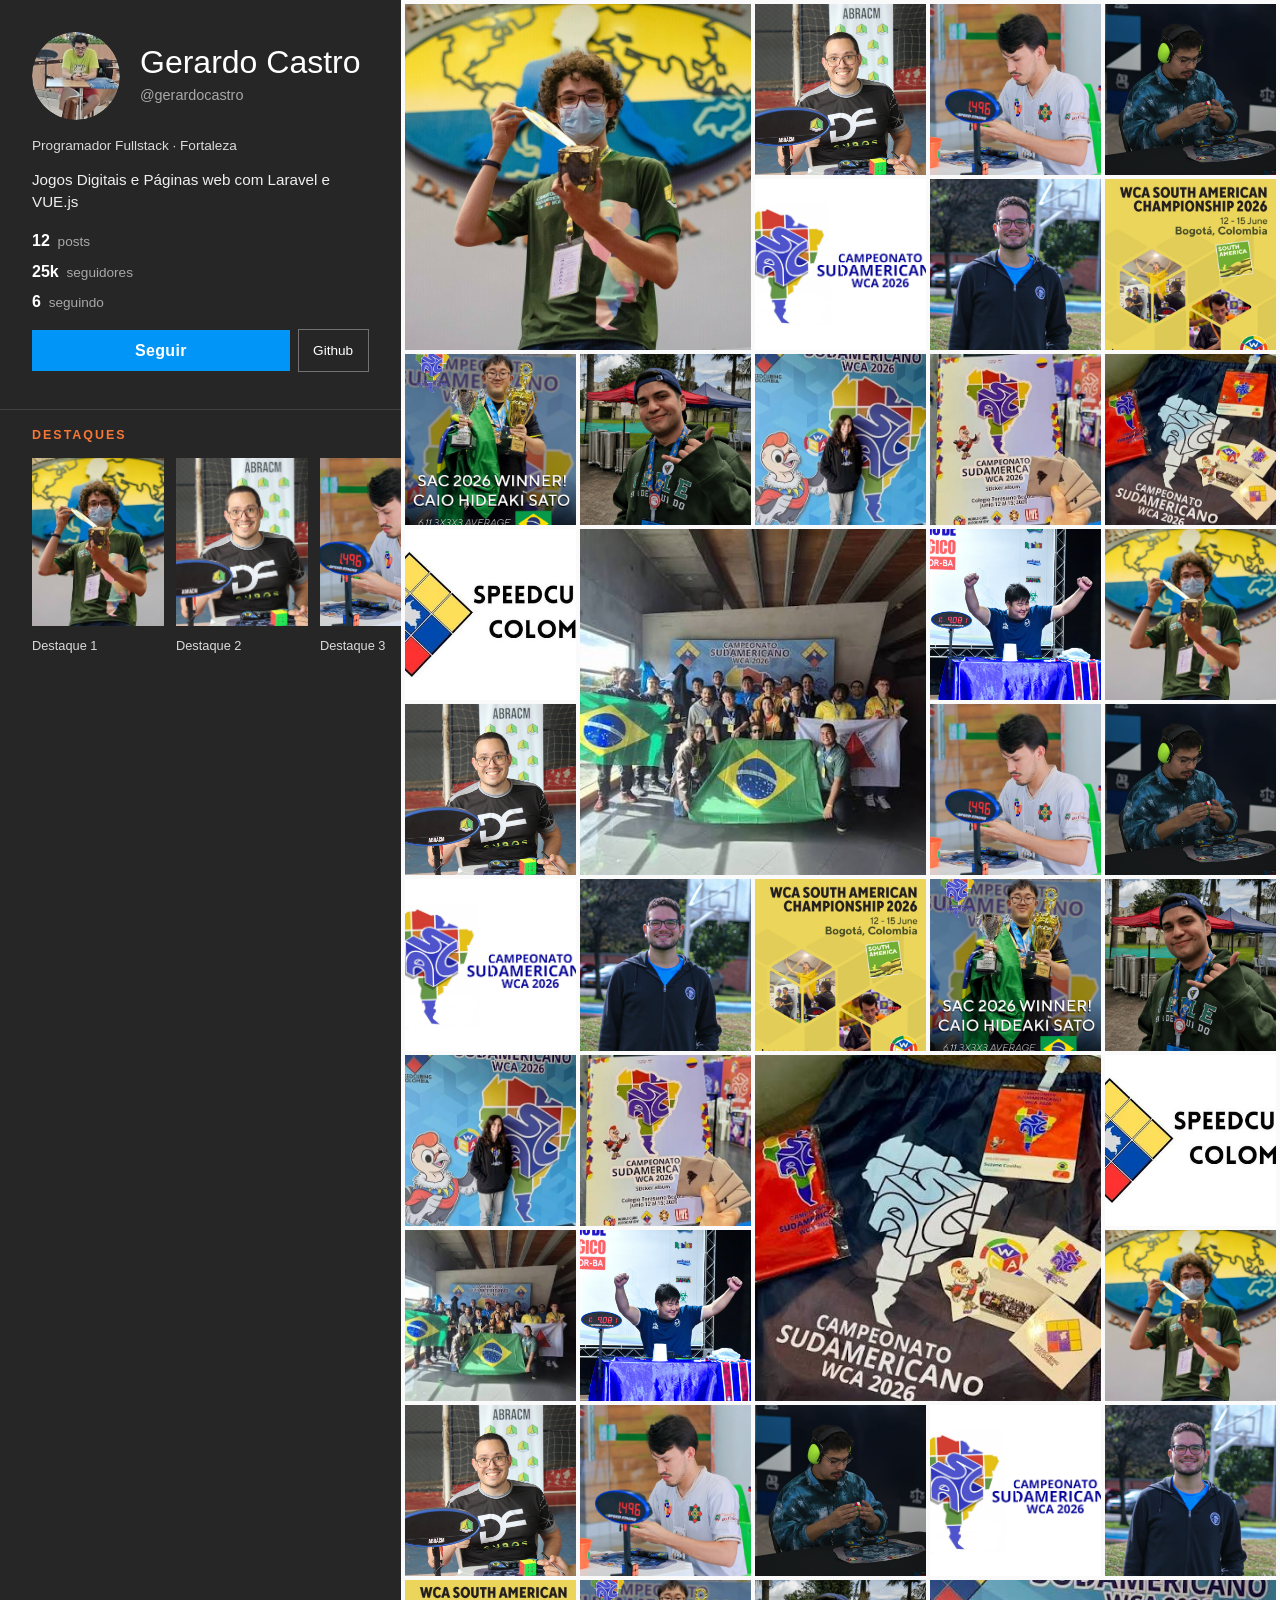
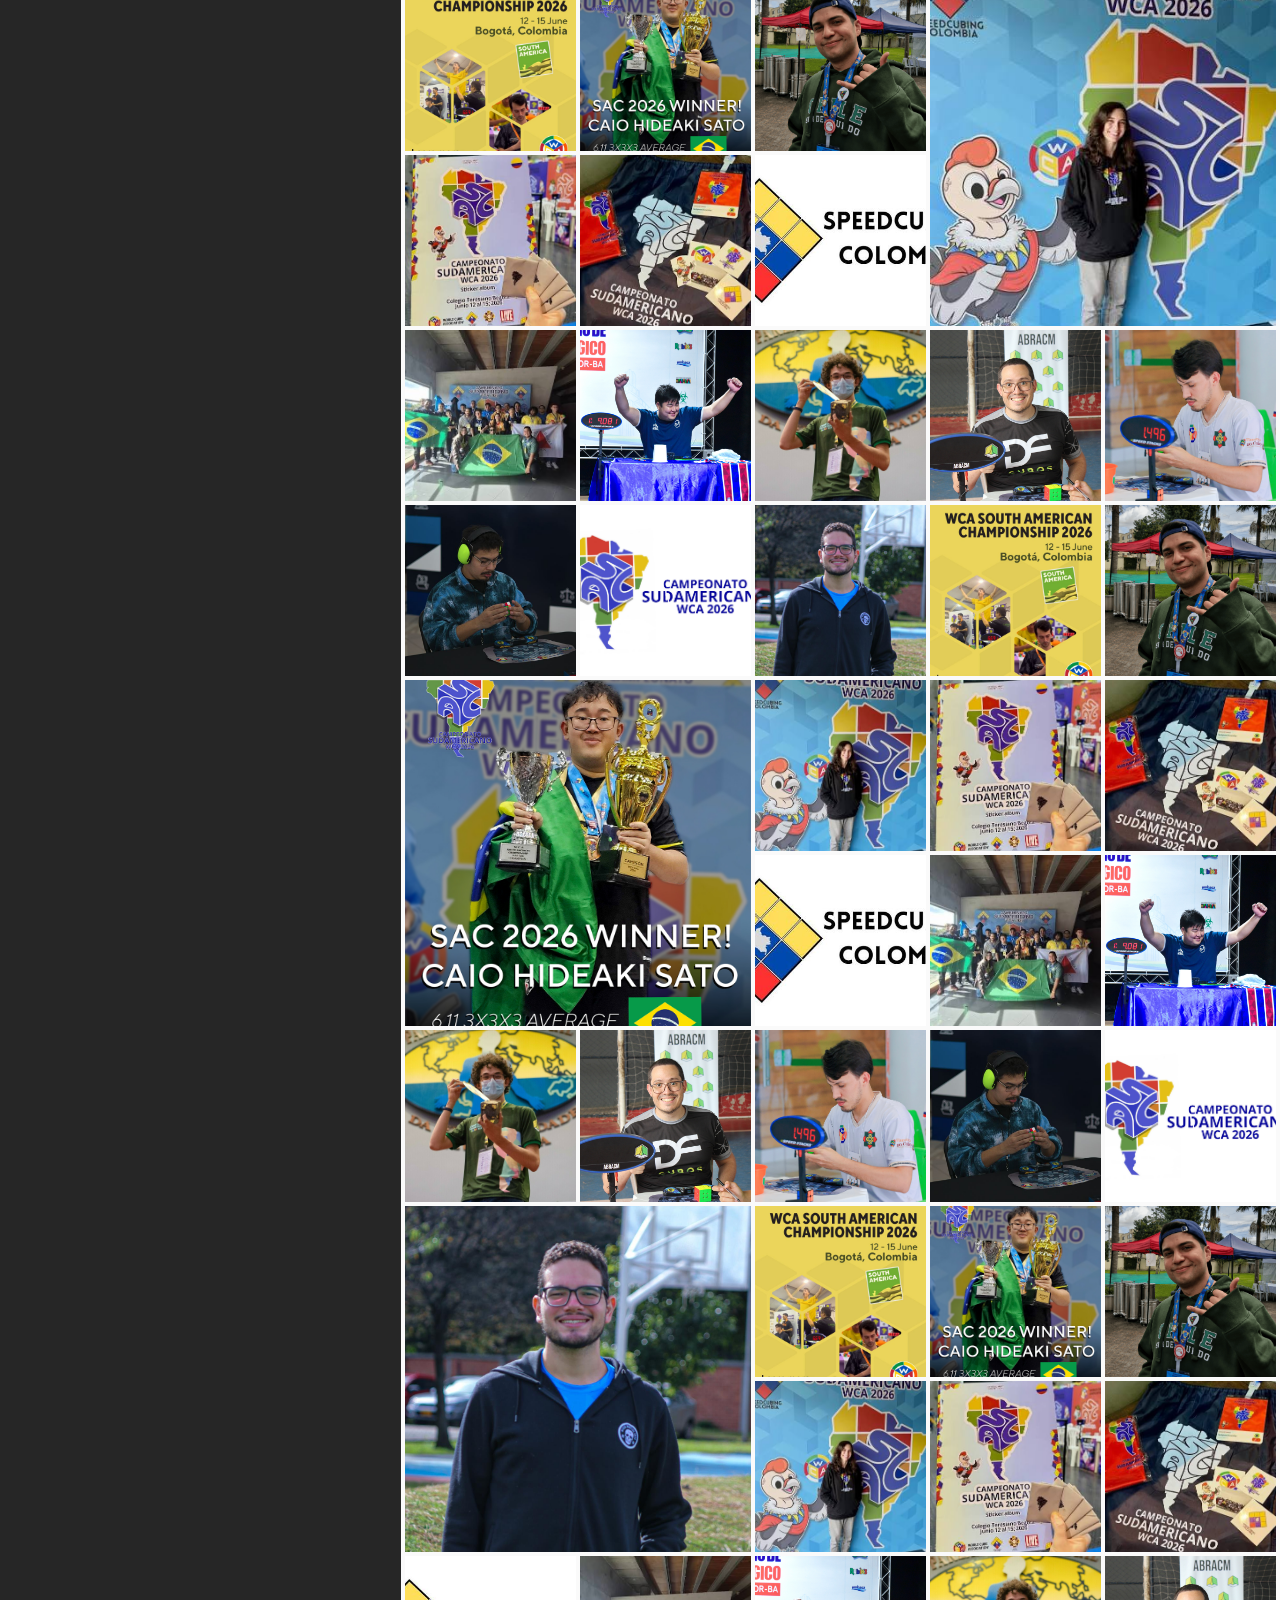
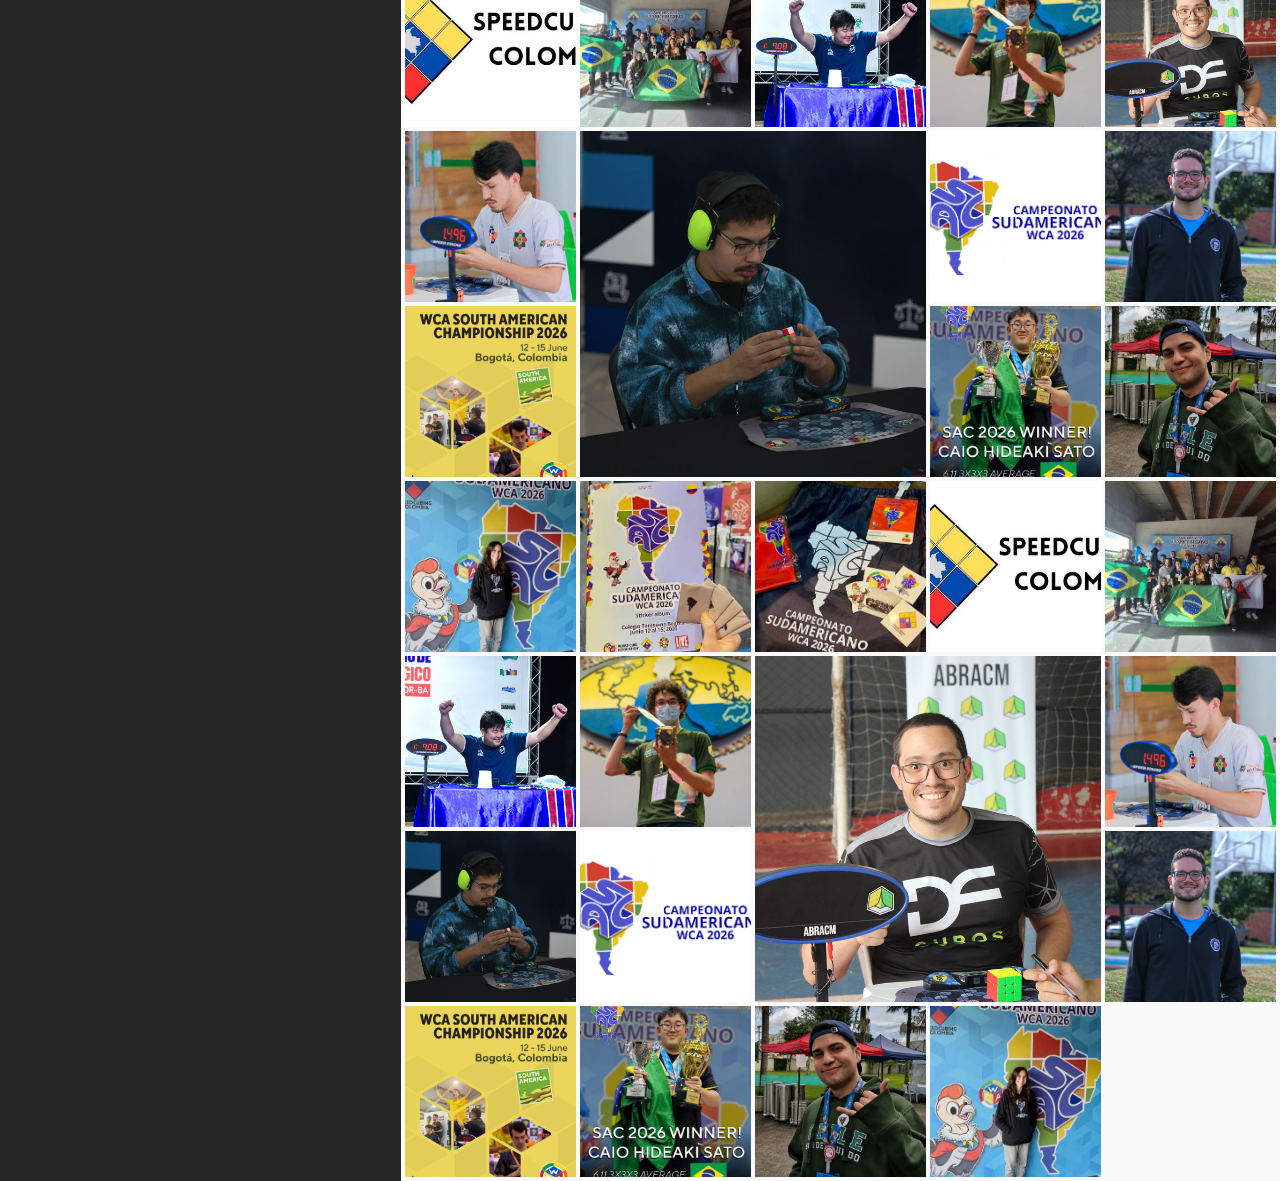
<file: index.html>
<!DOCTYPE html>
<html lang="pt-BR">

<head>
    <meta charset="UTF-8">
    <meta name="viewport" content="width=device-width, initial-scale=1.0">
    <title>Gerardo Castro</title>
    <link rel="stylesheet" href="style.css">
</head>

<body>
    <div class="pagina" id="topo">
        <div class="barra-lateral">
            <aside class="painel">
                <div class="painel-topo">
                    <div class="identidade">
                        <a class="foto-perfil" href="#perfil-ampliado" aria-label="Ver foto de perfil ampliada">
                            <img src="imagens/demnxhqx9niicv0qrow2nn7o55xg.jpg" alt="Foto de perfil" width="160"
                                height="160">
                        </a>
                        <div class="identidade-texto">
                            <h1>Gerardo Castro</h1>
                            <p class="usuario">@gerardocastro</p>
                        </div>
                    </div>
                    <p class="local">Programador Fullstack · Fortaleza</p>
                    <p class="bio">Jogos Digitais e Páginas web com Laravel e VUE.js</p>

                    <ul class="estatisticas">
                        <li><b>12</b> posts</li>
                        <li><b>25k</b> seguidores</li>
                        <li><b>6</b> seguindo</li>
                    </ul>

                    <div class="acoes">
                        <button type="button" class="primario">Seguir</button>
                        <a href="https://github.com/lenerdz">Github</a>
                    </div>
                </div>

                <section class="destaques" aria-label="Destaques">
                    <h2>Destaques</h2>
                    <div class="destaques-janela">
                        <div class="destaques-trilha">
                            <a href="#" class="destaque">
                                <img src="imagens/1666149618.jpg" alt="" width="280" height="360">
                                <span>Destaque 1</span>
                            </a>
                            <a href="#" class="destaque">
                                <img src="imagens/1707234969.jpg" alt="" width="280" height="360">
                                <span>Destaque 2</span>
                            </a>
                            <a href="#" class="destaque">
                                <img src="imagens/8dlv43lvkflvak1109nmsfam60ao.jpg" alt="" width="280" height="360">
                                <span>Destaque 3</span>
                            </a>
                            <a href="#" class="destaque">
                                <img src="imagens/90e2yrpcwqpw7p2szbnr8mu7uqdp.jpg" alt="" width="280" height="360">
                                <span>Destaque 4</span>
                            </a>
                            <a href="#" class="destaque">
                                <img src="imagens/CompiladoHorizontalDL.png" alt="" width="280" height="360">
                                <span>Destaque 5</span>
                            </a>
                            <a href="#" class="destaque">
                                <img src="imagens/eotj4h1msof97uyo042hebqklqcf.jpg" alt="" width="280" height="360">
                                <span>Destaque 6</span>
                            </a>
                            <a href="#" class="destaque">
                                <img src="imagens/1666149618.jpg" alt="" width="280" height="360">
                                <span>Destaque 1</span>
                            </a>
                            <a href="#" class="destaque">
                                <img src="imagens/1707234969.jpg" alt="" width="280" height="360">
                                <span>Destaque 2</span>
                            </a>
                            <a href="#" class="destaque">
                                <img src="imagens/8dlv43lvkflvak1109nmsfam60ao.jpg" alt="" width="280" height="360">
                                <span>Destaque 3</span>
                            </a>
                            <a href="#" class="destaque">
                                <img src="imagens/90e2yrpcwqpw7p2szbnr8mu7uqdp.jpg" alt="" width="280" height="360">
                                <span>Destaque 4</span>
                            </a>
                            <a href="#" class="destaque">
                                <img src="imagens/CompiladoHorizontalDL.png" alt="" width="280" height="360">
                                <span>Destaque 5</span>
                            </a>
                            <a href="#" class="destaque">
                                <img src="imagens/eotj4h1msof97uyo042hebqklqcf.jpg" alt="" width="280" height="360">
                                <span>Destaque 6</span>
                            </a>
                        </div>
                    </div>
                </section>
            </aside>
        </div>

        <main class="conteudo">
            <div class="grade">
                <a class="celula celula--ampla" href="#foto-01">
                    <img src="imagens/1666149618.jpg" alt="Publicação 1">
                </a>
                <a class="celula" href="#foto-02">
                    <img src="imagens/1707234969.jpg" alt="Publicação 2">
                </a>
                <a class="celula" href="#foto-03">
                    <img src="imagens/8dlv43lvkflvak1109nmsfam60ao.jpg" alt="Publicação 3">
                </a>
                <a class="celula" href="#foto-04">
                    <img src="imagens/90e2yrpcwqpw7p2szbnr8mu7uqdp.jpg" alt="Publicação 4">
                </a>
                <a class="celula" href="#foto-05">
                    <img src="imagens/CompiladoHorizontalDL.png" alt="Publicação 5">
                </a>
                <a class="celula" href="#foto-06">
                    <img src="imagens/eotj4h1msof97uyo042hebqklqcf.jpg" alt="Publicação 6">
                </a>
                <a class="celula" href="#foto-07">
                    <img src="imagens/G_F9f8zXkAAkzvy.jpg" alt="Publicação 7">
                </a>
                <a class="celula" href="#foto-08">
                    <img src="imagens/HK8YvvHbMAA1kE8.jpg" alt="Publicação 8">
                </a>
                <a class="celula" href="#foto-09">
                    <img src="imagens/ie10jjyo1yw3egxyetloz8v48cmb.png" alt="Publicação 9">
                </a>
                <a class="celula" href="#foto-10">
                    <img src="imagens/images (1).jpg" alt="Publicação 10">
                </a>
                <a class="celula" href="#foto-11">
                    <img src="imagens/images (2).jpg" alt="Publicação 11">
                </a>
                <a class="celula" href="#foto-12">
                    <img src="imagens/images (3).jpg" alt="Publicação 12">
                </a>
                <a class="celula" href="#foto-13">
                    <img src="imagens/images (4).jpg" alt="Publicação 13">
                </a>
                <a class="celula celula--ampla" href="#foto-14">
                    <img src="imagens/images.jpg" alt="Publicação 14">
                </a>
                <a class="celula" href="#foto-15">
                    <img src="imagens/o4fc6rxgkiodjvl6qbbk2hye0orn.jpg" alt="Publicação 15">
                </a>
                <a class="celula" href="#foto-01">
                    <img src="imagens/1666149618.jpg" alt="Publicação 16">
                </a>
                <a class="celula" href="#foto-02">
                    <img src="imagens/1707234969.jpg" alt="Publicação 17">
                </a>
                <a class="celula" href="#foto-03">
                    <img src="imagens/8dlv43lvkflvak1109nmsfam60ao.jpg" alt="Publicação 18">
                </a>
                <a class="celula" href="#foto-04">
                    <img src="imagens/90e2yrpcwqpw7p2szbnr8mu7uqdp.jpg" alt="Publicação 19">
                </a>
                <a class="celula" href="#foto-05">
                    <img src="imagens/CompiladoHorizontalDL.png" alt="Publicação 20">
                </a>
                <a class="celula" href="#foto-06">
                    <img src="imagens/eotj4h1msof97uyo042hebqklqcf.jpg" alt="Publicação 21">
                </a>
                <a class="celula" href="#foto-07">
                    <img src="imagens/G_F9f8zXkAAkzvy.jpg" alt="Publicação 22">
                </a>
                <a class="celula" href="#foto-08">
                    <img src="imagens/HK8YvvHbMAA1kE8.jpg" alt="Publicação 23">
                </a>
                <a class="celula" href="#foto-09">
                    <img src="imagens/ie10jjyo1yw3egxyetloz8v48cmb.png" alt="Publicação 24">
                </a>
                <a class="celula" href="#foto-10">
                    <img src="imagens/images (1).jpg" alt="Publicação 25">
                </a>
                <a class="celula" href="#foto-11">
                    <img src="imagens/images (2).jpg" alt="Publicação 26">
                </a>
                <a class="celula celula--ampla" href="#foto-12">
                    <img src="imagens/images (3).jpg" alt="Publicação 27">
                </a>
                <a class="celula" href="#foto-13">
                    <img src="imagens/images (4).jpg" alt="Publicação 28">
                </a>
                <a class="celula" href="#foto-14">
                    <img src="imagens/images.jpg" alt="Publicação 29">
                </a>
                <a class="celula" href="#foto-15">
                    <img src="imagens/o4fc6rxgkiodjvl6qbbk2hye0orn.jpg" alt="Publicação 30">
                </a>
                <a class="celula" href="#foto-01">
                    <img src="imagens/1666149618.jpg" alt="Publicação 31">
                </a>
                <a class="celula" href="#foto-02">
                    <img src="imagens/1707234969.jpg" alt="Publicação 32">
                </a>
                <a class="celula" href="#foto-03">
                    <img src="imagens/8dlv43lvkflvak1109nmsfam60ao.jpg" alt="Publicação 33">
                </a>
                <a class="celula" href="#foto-04">
                    <img src="imagens/90e2yrpcwqpw7p2szbnr8mu7uqdp.jpg" alt="Publicação 34">
                </a>
                <a class="celula" href="#foto-05">
                    <img src="imagens/CompiladoHorizontalDL.png" alt="Publicação 35">
                </a>
                <a class="celula" href="#foto-06">
                    <img src="imagens/eotj4h1msof97uyo042hebqklqcf.jpg" alt="Publicação 36">
                </a>
                <a class="celula" href="#foto-07">
                    <img src="imagens/G_F9f8zXkAAkzvy.jpg" alt="Publicação 37">
                </a>
                <a class="celula" href="#foto-08">
                    <img src="imagens/HK8YvvHbMAA1kE8.jpg" alt="Publicação 38">
                </a>
                <a class="celula" href="#foto-09">
                    <img src="imagens/ie10jjyo1yw3egxyetloz8v48cmb.png" alt="Publicação 39">
                </a>
                <a class="celula celula--ampla" href="#foto-10">
                    <img src="imagens/images (1).jpg" alt="Publicação 40">
                </a>
                <a class="celula" href="#foto-11">
                    <img src="imagens/images (2).jpg" alt="Publicação 41">
                </a>
                <a class="celula" href="#foto-12">
                    <img src="imagens/images (3).jpg" alt="Publicação 42">
                </a>
                <a class="celula" href="#foto-13">
                    <img src="imagens/images (4).jpg" alt="Publicação 43">
                </a>
                <a class="celula" href="#foto-14">
                    <img src="imagens/images.jpg" alt="Publicação 44">
                </a>
                <a class="celula" href="#foto-15">
                    <img src="imagens/o4fc6rxgkiodjvl6qbbk2hye0orn.jpg" alt="Publicação 45">
                </a>
                <a class="celula" href="#foto-01">
                    <img src="imagens/1666149618.jpg" alt="Publicação 46">
                </a>
                <a class="celula" href="#foto-02">
                    <img src="imagens/1707234969.jpg" alt="Publicação 47">
                </a>
                <a class="celula" href="#foto-03">
                    <img src="imagens/8dlv43lvkflvak1109nmsfam60ao.jpg" alt="Publicação 48">
                </a>
                <a class="celula" href="#foto-04">
                    <img src="imagens/90e2yrpcwqpw7p2szbnr8mu7uqdp.jpg" alt="Publicação 49">
                </a>
                <a class="celula" href="#foto-05">
                    <img src="imagens/CompiladoHorizontalDL.png" alt="Publicação 50">
                </a>
                <a class="celula" href="#foto-06">
                    <img src="imagens/eotj4h1msof97uyo042hebqklqcf.jpg" alt="Publicação 51">
                </a>
                <a class="celula" href="#foto-07">
                    <img src="imagens/G_F9f8zXkAAkzvy.jpg" alt="Publicação 52">
                </a>
                <a class="celula celula--ampla" href="#foto-08">
                    <img src="imagens/HK8YvvHbMAA1kE8.jpg" alt="Publicação 53">
                </a>
                <a class="celula" href="#foto-09">
                    <img src="imagens/ie10jjyo1yw3egxyetloz8v48cmb.png" alt="Publicação 54">
                </a>
                <a class="celula" href="#foto-10">
                    <img src="imagens/images (1).jpg" alt="Publicação 55">
                </a>
                <a class="celula" href="#foto-11">
                    <img src="imagens/images (2).jpg" alt="Publicação 56">
                </a>
                <a class="celula" href="#foto-12">
                    <img src="imagens/images (3).jpg" alt="Publicação 57">
                </a>
                <a class="celula" href="#foto-13">
                    <img src="imagens/images (4).jpg" alt="Publicação 58">
                </a>
                <a class="celula" href="#foto-14">
                    <img src="imagens/images.jpg" alt="Publicação 59">
                </a>
                <a class="celula" href="#foto-15">
                    <img src="imagens/o4fc6rxgkiodjvl6qbbk2hye0orn.jpg" alt="Publicação 60">
                </a>
                <a class="celula" href="#foto-01">
                    <img src="imagens/1666149618.jpg" alt="Publicação 61">
                </a>
                <a class="celula" href="#foto-02">
                    <img src="imagens/1707234969.jpg" alt="Publicação 62">
                </a>
                <a class="celula" href="#foto-03">
                    <img src="imagens/8dlv43lvkflvak1109nmsfam60ao.jpg" alt="Publicação 63">
                </a>
                <a class="celula" href="#foto-04">
                    <img src="imagens/90e2yrpcwqpw7p2szbnr8mu7uqdp.jpg" alt="Publicação 64">
                </a>
                <a class="celula" href="#foto-05">
                    <img src="imagens/CompiladoHorizontalDL.png" alt="Publicação 65">
                </a>
                <a class="celula celula--ampla" href="#foto-06">
                    <img src="imagens/eotj4h1msof97uyo042hebqklqcf.jpg" alt="Publicação 66">
                </a>
                <a class="celula" href="#foto-07">
                    <img src="imagens/G_F9f8zXkAAkzvy.jpg" alt="Publicação 67">
                </a>
                <a class="celula" href="#foto-08">
                    <img src="imagens/HK8YvvHbMAA1kE8.jpg" alt="Publicação 68">
                </a>
                <a class="celula" href="#foto-09">
                    <img src="imagens/ie10jjyo1yw3egxyetloz8v48cmb.png" alt="Publicação 69">
                </a>
                <a class="celula" href="#foto-10">
                    <img src="imagens/images (1).jpg" alt="Publicação 70">
                </a>
                <a class="celula" href="#foto-11">
                    <img src="imagens/images (2).jpg" alt="Publicação 71">
                </a>
                <a class="celula" href="#foto-12">
                    <img src="imagens/images (3).jpg" alt="Publicação 72">
                </a>
                <a class="celula" href="#foto-13">
                    <img src="imagens/images (4).jpg" alt="Publicação 73">
                </a>
                <a class="celula" href="#foto-14">
                    <img src="imagens/images.jpg" alt="Publicação 74">
                </a>
                <a class="celula" href="#foto-15">
                    <img src="imagens/o4fc6rxgkiodjvl6qbbk2hye0orn.jpg" alt="Publicação 75">
                </a>
                <a class="celula" href="#foto-01">
                    <img src="imagens/1666149618.jpg" alt="Publicação 76">
                </a>
                <a class="celula" href="#foto-02">
                    <img src="imagens/1707234969.jpg" alt="Publicação 77">
                </a>
                <a class="celula" href="#foto-03">
                    <img src="imagens/8dlv43lvkflvak1109nmsfam60ao.jpg" alt="Publicação 78">
                </a>
                <a class="celula celula--ampla" href="#foto-04">
                    <img src="imagens/90e2yrpcwqpw7p2szbnr8mu7uqdp.jpg" alt="Publicação 79">
                </a>
                <a class="celula" href="#foto-05">
                    <img src="imagens/CompiladoHorizontalDL.png" alt="Publicação 80">
                </a>
                <a class="celula" href="#foto-06">
                    <img src="imagens/eotj4h1msof97uyo042hebqklqcf.jpg" alt="Publicação 81">
                </a>
                <a class="celula" href="#foto-07">
                    <img src="imagens/G_F9f8zXkAAkzvy.jpg" alt="Publicação 82">
                </a>
                <a class="celula" href="#foto-08">
                    <img src="imagens/HK8YvvHbMAA1kE8.jpg" alt="Publicação 83">
                </a>
                <a class="celula" href="#foto-09">
                    <img src="imagens/ie10jjyo1yw3egxyetloz8v48cmb.png" alt="Publicação 84">
                </a>
                <a class="celula" href="#foto-10">
                    <img src="imagens/images (1).jpg" alt="Publicação 85">
                </a>
                <a class="celula" href="#foto-11">
                    <img src="imagens/images (2).jpg" alt="Publicação 86">
                </a>
                <a class="celula" href="#foto-12">
                    <img src="imagens/images (3).jpg" alt="Publicação 87">
                </a>
                <a class="celula" href="#foto-13">
                    <img src="imagens/images (4).jpg" alt="Publicação 88">
                </a>
                <a class="celula" href="#foto-14">
                    <img src="imagens/images.jpg" alt="Publicação 89">
                </a>
                <a class="celula" href="#foto-15">
                    <img src="imagens/o4fc6rxgkiodjvl6qbbk2hye0orn.jpg" alt="Publicação 90">
                </a>
                <a class="celula" href="#foto-01">
                    <img src="imagens/1666149618.jpg" alt="Publicação 91">
                </a>
                <a class="celula celula--ampla" href="#foto-02">
                    <img src="imagens/1707234969.jpg" alt="Publicação 92">
                </a>
                <a class="celula" href="#foto-03">
                    <img src="imagens/8dlv43lvkflvak1109nmsfam60ao.jpg" alt="Publicação 93">
                </a>
                <a class="celula" href="#foto-04">
                    <img src="imagens/90e2yrpcwqpw7p2szbnr8mu7uqdp.jpg" alt="Publicação 94">
                </a>
                <a class="celula" href="#foto-05">
                    <img src="imagens/CompiladoHorizontalDL.png" alt="Publicação 95">
                </a>
                <a class="celula" href="#foto-06">
                    <img src="imagens/eotj4h1msof97uyo042hebqklqcf.jpg" alt="Publicação 96">
                </a>
                <a class="celula" href="#foto-07">
                    <img src="imagens/G_F9f8zXkAAkzvy.jpg" alt="Publicação 97">
                </a>
                <a class="celula" href="#foto-08">
                    <img src="imagens/HK8YvvHbMAA1kE8.jpg" alt="Publicação 98">
                </a>
                <a class="celula" href="#foto-09">
                    <img src="imagens/ie10jjyo1yw3egxyetloz8v48cmb.png" alt="Publicação 99">
                </a>
                <a class="celula" href="#foto-10">
                    <img src="imagens/images (1).jpg" alt="Publicação 100">
                </a>
            </div>
        </main>
    </div>

    <div class="popup popup--redondo" id="perfil-ampliado">
        <a class="popup-fundo" href="#topo" aria-label="Fechar"></a>
        <figure class="popup-caixa">
            <a class="popup-fechar" href="#topo" aria-label="Fechar">&times;</a>
            <img src="imagens/demnxhqx9niicv0qrow2nn7o55xg.jpg" alt="Foto de perfil ampliada">
        </figure>
    </div>

    <div class="popup" id="foto-01">
        <a class="popup-fundo" href="#topo" aria-label="Fechar"></a>
        <figure class="popup-caixa">
            <a class="popup-fechar" href="#topo" aria-label="Fechar">&times;</a>
            <img src="imagens/1666149618.jpg" alt="Publicação 1">
        </figure>
    </div>
    <div class="popup" id="foto-02">
        <a class="popup-fundo" href="#topo" aria-label="Fechar"></a>
        <figure class="popup-caixa">
            <a class="popup-fechar" href="#topo" aria-label="Fechar">&times;</a>
            <img src="imagens/1707234969.jpg" alt="Publicação 2">
        </figure>
    </div>
    <div class="popup" id="foto-03">
        <a class="popup-fundo" href="#topo" aria-label="Fechar"></a>
        <figure class="popup-caixa">
            <a class="popup-fechar" href="#topo" aria-label="Fechar">&times;</a>
            <img src="imagens/8dlv43lvkflvak1109nmsfam60ao.jpg" alt="Publicação 3">
        </figure>
    </div>
    <div class="popup" id="foto-04">
        <a class="popup-fundo" href="#topo" aria-label="Fechar"></a>
        <figure class="popup-caixa">
            <a class="popup-fechar" href="#topo" aria-label="Fechar">&times;</a>
            <img src="imagens/90e2yrpcwqpw7p2szbnr8mu7uqdp.jpg" alt="Publicação 4">
        </figure>
    </div>
    <div class="popup" id="foto-05">
        <a class="popup-fundo" href="#topo" aria-label="Fechar"></a>
        <figure class="popup-caixa">
            <a class="popup-fechar" href="#topo" aria-label="Fechar">&times;</a>
            <img src="imagens/CompiladoHorizontalDL.png" alt="Publicação 5">
        </figure>
    </div>
    <div class="popup" id="foto-06">
        <a class="popup-fundo" href="#topo" aria-label="Fechar"></a>
        <figure class="popup-caixa">
            <a class="popup-fechar" href="#topo" aria-label="Fechar">&times;</a>
            <img src="imagens/eotj4h1msof97uyo042hebqklqcf.jpg" alt="Publicação 6">
        </figure>
    </div>
    <div class="popup" id="foto-07">
        <a class="popup-fundo" href="#topo" aria-label="Fechar"></a>
        <figure class="popup-caixa">
            <a class="popup-fechar" href="#topo" aria-label="Fechar">&times;</a>
            <img src="imagens/G_F9f8zXkAAkzvy.jpg" alt="Publicação 7">
        </figure>
    </div>
    <div class="popup" id="foto-08">
        <a class="popup-fundo" href="#topo" aria-label="Fechar"></a>
        <figure class="popup-caixa">
            <a class="popup-fechar" href="#topo" aria-label="Fechar">&times;</a>
            <img src="imagens/HK8YvvHbMAA1kE8.jpg" alt="Publicação 8">
        </figure>
    </div>
    <div class="popup" id="foto-09">
        <a class="popup-fundo" href="#topo" aria-label="Fechar"></a>
        <figure class="popup-caixa">
            <a class="popup-fechar" href="#topo" aria-label="Fechar">&times;</a>
            <img src="imagens/ie10jjyo1yw3egxyetloz8v48cmb.png" alt="Publicação 9">
        </figure>
    </div>
    <div class="popup" id="foto-10">
        <a class="popup-fundo" href="#topo" aria-label="Fechar"></a>
        <figure class="popup-caixa">
            <a class="popup-fechar" href="#topo" aria-label="Fechar">&times;</a>
            <img src="imagens/images (1).jpg" alt="Publicação 10">
        </figure>
    </div>
    <div class="popup" id="foto-11">
        <a class="popup-fundo" href="#topo" aria-label="Fechar"></a>
        <figure class="popup-caixa">
            <a class="popup-fechar" href="#topo" aria-label="Fechar">&times;</a>
            <img src="imagens/images (2).jpg" alt="Publicação 11">
        </figure>
    </div>
    <div class="popup" id="foto-12">
        <a class="popup-fundo" href="#topo" aria-label="Fechar"></a>
        <figure class="popup-caixa">
            <a class="popup-fechar" href="#topo" aria-label="Fechar">&times;</a>
            <img src="imagens/images (3).jpg" alt="Publicação 12">
        </figure>
    </div>
    <div class="popup" id="foto-13">
        <a class="popup-fundo" href="#topo" aria-label="Fechar"></a>
        <figure class="popup-caixa">
            <a class="popup-fechar" href="#topo" aria-label="Fechar">&times;</a>
            <img src="imagens/images (4).jpg" alt="Publicação 13">
        </figure>
    </div>
    <div class="popup" id="foto-14">
        <a class="popup-fundo" href="#topo" aria-label="Fechar"></a>
        <figure class="popup-caixa">
            <a class="popup-fechar" href="#topo" aria-label="Fechar">&times;</a>
            <img src="imagens/images.jpg" alt="Publicação 14">
        </figure>
    </div>
    <div class="popup" id="foto-15">
        <a class="popup-fundo" href="#topo" aria-label="Fechar"></a>
        <figure class="popup-caixa">
            <a class="popup-fechar" href="#topo" aria-label="Fechar">&times;</a>
            <img src="imagens/o4fc6rxgkiodjvl6qbbk2hye0orn.jpg" alt="Publicação 15">
        </figure>
    </div>
</body>

</html>
</file>
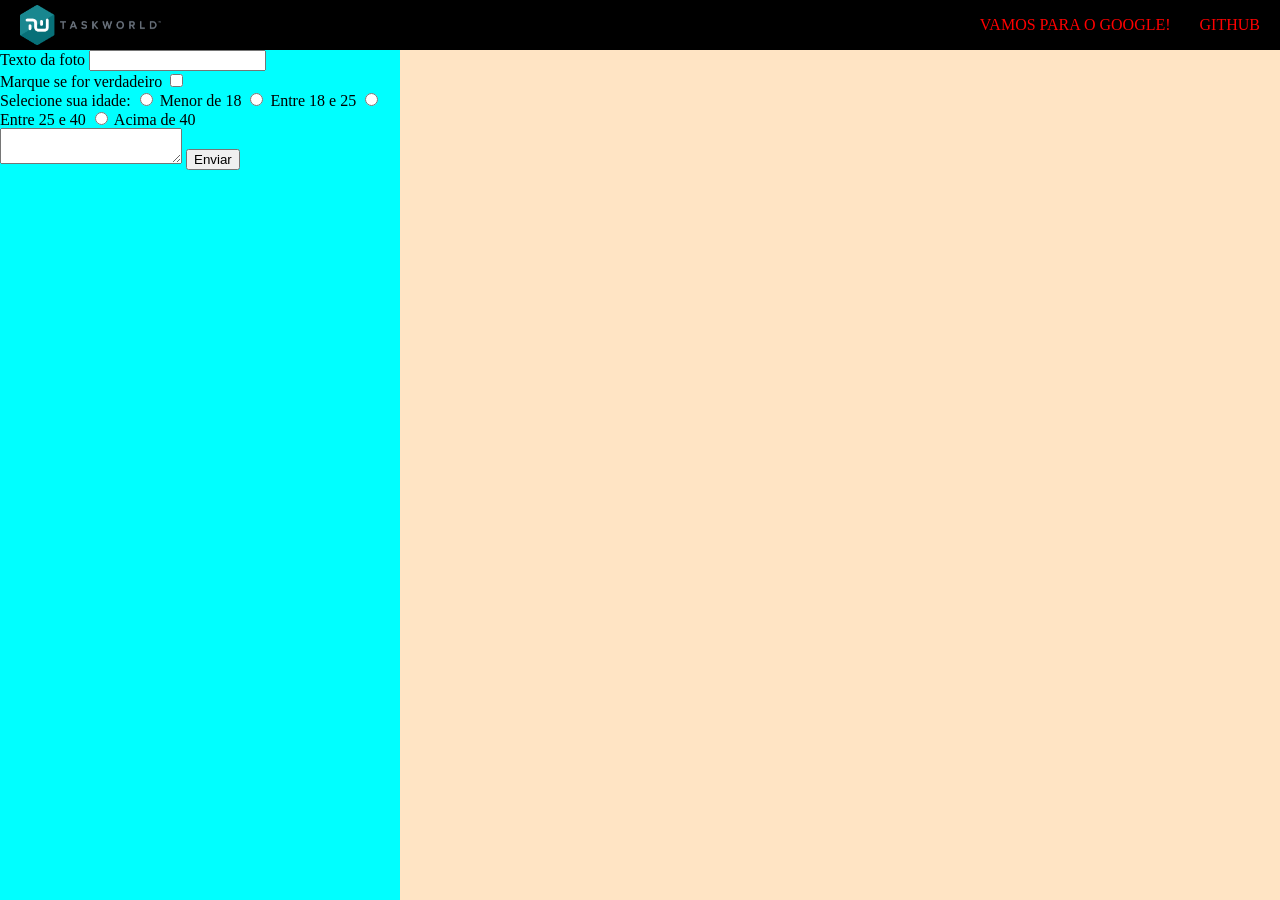
<file: form.html>
<!DOCTYPE html>
<html lang="en">
<head>
    <meta charset="UTF-8">
    <meta name="viewport" content="width=device-width, initial-scale=1.0">
    <title>Formulário</title>
    <link rel="stylesheet" href="reset.css">
    <link rel="stylesheet" href="form.css">
</head>
<body>
    <div id="conteudo">
        <div id="navbar">
            <img src="imagens/logo.png" height="40" alt="logo">
            <div id="links">
                <a href="https://google.com">Vamos para o google!</a>
                <a href="https://github.com">GitHub</a>
            </div>
        </div>
        <div id="sidebar">
            <form action="#" method="post">
                <div class="form-item">
                    <label for="texto-da-foto">Texto da foto</label>
                    <input type="text" name="texto-da-foto" id="nome">
                </div>
                <div class="form-item">
                    <label for="seletor">Marque se for verdadeiro</label>
                    <input type="checkbox" name="seletor" id="checkbox1">
                </div>
                <div class="form-item">
                    <label for="idade">Selecione sua idade:</label>
                    <input type="radio" name="idade" id="idade1"> Menor de 18
                    <input type="radio" name="idade" id="idade2"> Entre 18 e 25
                    <input type="radio" name="idade" id="idade3"> Entre 25 e 40
                    <input type="radio" name="idade" id="idade4"> Acima de 40
                </div>
                <textarea name="descricao" id="desc"></textarea>
                <input type="submit" value="Enviar">
            </form>
        </div>
    </div>
</body>
</html>
</file>
<file: style.css>
*,
*::before,
*::after {
    box-sizing: border-box;
    margin: 0;
    padding: 0;
}

/* Variáveis */
:root {
    --bg: #fafafa;
    --painel: #262626;
    --destaque: #0095f6;
    --destaque-hover: #1877f2;
    --rosa: #e1306c;
    --roxo: #833ab4;
    --laranja: #f77737;
    --amarelo: #fcaf45;
    --branco: #ffffff;
    --apagado: #a8a8a8;
    --texto-suave: #dbdbdb;
    --fonte-titulo: "Futura", "Trebuchet MS", "Avenir Next", sans-serif;
    --fonte-corpo: "Avenir Next", Avenir, "Century Gothic", "Trebuchet MS", sans-serif;
    --espaco: 4px;
    --painel-pad: clamp(1.1rem, 2.5vw, 2rem);
}

body {
    font-family: var(--fonte-corpo);
    background: var(--painel);
    color: #262626;
    line-height: 1.45;
    min-height: 100vh;
}

img {
    display: block;
    max-width: 100%;
    height: auto;
}

a {
    color: inherit;
    text-decoration: none;
}

button {
    font: inherit;
    border: none;
    cursor: pointer;
    color: inherit;
}

ul {
    list-style: none;
}

.pagina {
    display: flex;
    flex-wrap: wrap;
    align-items: stretch;
    min-height: 100vh;
    width: 100%;
}

.barra-lateral {
    flex: 1 1 25rem;
    width: min(100%, 25rem);
    max-width: 100%;
    background: var(--painel);
}

.painel {
    position: sticky;
    top: 0;
    background: var(--painel);
    color: var(--branco);
    display: flex;
    flex-direction: column;
    overflow: hidden;
    max-width: 100%;
}

.conteudo {
    flex: 999 1 22rem;
    min-width: 0;
    padding: var(--espaco);
    background: var(--bg);
}

.painel-topo {
    padding: var(--painel-pad) var(--painel-pad) 1.1rem;
    flex-shrink: 0;
}

.identidade {
    display: flex;
    align-items: center;
    gap: clamp(0.85rem, 2vw, 1.25rem);
    margin-bottom: 1rem;
}

.identidade-texto {
    min-width: 0;
}

.foto-perfil {
    display: block;
    flex-shrink: 0;
    border-radius: 50%;
    overflow: hidden;
    transition: transform 0.25s ease, opacity 0.25s ease;
}

.foto-perfil:hover {
    transform: scale(1.04);
    opacity: 0.92;
}

.foto-perfil img {
    width: clamp(4.25rem, 10vw, 5.5rem);
    height: clamp(4.25rem, 10vw, 5.5rem);
    object-fit: cover;
    border-radius: 50%;
}

.painel h1 {
    font-family: var(--fonte-titulo);
    font-size: clamp(1.45rem, 4vw, 2rem);
    font-weight: 500;
    line-height: 1.05;
    margin-bottom: 0.35rem;
}

.usuario {
    color: var(--apagado);
    font-size: clamp(0.82rem, 1.6vw, 0.9rem);
    margin-bottom: 0;
}

.local {
    color: var(--texto-suave);
    font-size: clamp(0.78rem, 1.5vw, 0.85rem);
    margin-bottom: 0.85rem;
}

.bio {
    font-size: clamp(0.88rem, 1.8vw, 0.95rem);
    color: #efefef;
    margin-bottom: 1rem;
}

.estatisticas {
    display: grid;
    gap: 0.45rem;
    margin-bottom: 1rem;
    font-size: clamp(0.78rem, 1.5vw, 0.85rem);
    color: var(--apagado);
}

.estatisticas b {
    color: var(--branco);
    margin-right: 0.25rem;
    font-size: 1rem;
}

.acoes {
    display: flex;
    flex-wrap: wrap;
    gap: 0.5rem;
    align-items: center;
}

.primario {
    flex: 1 1 7rem;
    min-height: 2.6rem;
    background: var(--destaque);
    color: var(--branco);
    font-weight: 600;
    letter-spacing: 0.02em;
    transition: background 0.2s ease, transform 0.2s ease;
}

.primario:hover {
    background: var(--destaque-hover);
    transform: translateY(-1px);
}

.acoes a {
    flex: 0 1 auto;
    padding: 0.65rem 0.9rem;
    border: 1px solid rgba(255, 255, 255, 0.35);
    font-size: 0.85rem;
    transition: background 0.2s ease, color 0.2s ease;
}

.acoes a:hover {
    background: var(--branco);
    color: var(--painel);
}

.destaques {
    margin-top: 1.25rem;
    padding: 1rem 0 1.4rem;
    border-top: 1px solid rgba(255, 255, 255, 0.12);
    min-height: 0;
    width: 100%;
}

.destaques h2 {
    font-family: var(--fonte-titulo);
    font-size: 0.78rem;
    letter-spacing: 0.16em;
    text-transform: uppercase;
    color: var(--laranja);
    padding: 0 var(--painel-pad) 0.85rem;
}

.destaques-janela {
    overflow: hidden;
    width: 100%;
}

.destaques-trilha {
    display: flex;
    gap: clamp(0.55rem, 1.5vw, 0.75rem);
    width: max-content;
    padding: 0 var(--painel-pad);
    animation: carrossel 30s linear infinite;
}

.destaques-janela:hover .destaques-trilha {
    animation-play-state: paused;
}

.destaque {
    flex: 0 0 clamp(6.25rem, 16vw, 8.25rem);
    display: block;
    transition: transform 0.3s ease;
}

.destaque:hover {
    transform: translateY(-4px);
}

.destaque img {
    width: 100%;
    height: clamp(7.5rem, 20vw, 10.5rem);
    object-fit: cover;
    margin-bottom: 0.45rem;
    background: #3a3a3a;
}

.destaque span {
    font-size: clamp(0.72rem, 1.4vw, 0.8rem);
    color: var(--texto-suave);
}

.grade {
    display: grid;
    grid-template-columns: repeat(5, minmax(0, 1fr));
    grid-auto-flow: dense;
    gap: var(--espaco);
    width: 100%;
}

.celula {
    display: block;
    position: relative;
    overflow: hidden;
    background: #efefef;
    aspect-ratio: 1 / 1;
    width: 100%;
    min-width: 0;
}

.celula--ampla {
    grid-column: span 2;
    grid-row: span 2;
}

.celula img {
    position: absolute;
    inset: 0;
    width: 100%;
    height: 100%;
    object-fit: cover;
    transition: transform 0.45s ease;
}

.celula:hover img {
    transform: scale(1.04);
}

.popup {
    position: fixed;
    inset: 0;
    z-index: 100;
    display: grid;
    place-items: center;
    padding: clamp(1rem, 4vw, 2.5rem);
    opacity: 0;
    visibility: hidden;
    pointer-events: none;
    transition: opacity 0.25s ease, visibility 0.25s ease;
}

.popup:target {
    opacity: 1;
    visibility: visible;
    pointer-events: auto;
}

body:has(.popup:target) {
    overflow: hidden;
}

.popup-fundo {
    position: absolute;
    inset: 0;
    background: rgba(0, 0, 0, 0.82);
    cursor: pointer;
}

.popup-caixa {
    position: relative;
    z-index: 1;
    width: fit-content;
    max-width: min(100%, 56rem);
    margin: 0;
}

.popup-caixa img {
    display: block;
    width: auto;
    height: auto;
    max-width: min(100vw - 2rem, 56rem);
    max-height: min(85vh, 52rem);
    object-fit: contain;
    background: #111;
}

.popup--redondo .popup-caixa img {
    width: min(72vw, 28rem);
    height: min(72vw, 28rem);
    max-width: min(72vw, 28rem);
    max-height: min(72vw, 28rem);
    border-radius: 50%;
    object-fit: cover;
    background: #1a1a1a;
}

.popup-fechar {
    position: absolute;
    top: 0.6rem;
    right: 0.6rem;
    z-index: 2;
    width: 2.5rem;
    height: 2.5rem;
    border-radius: 50%;
    background: var(--branco);
    color: var(--painel);
    font-size: 1.4rem;
    line-height: 1;
    display: inline-flex;
    align-items: center;
    justify-content: center;
    transition: background 0.2s ease, transform 0.2s ease;
}

.popup--redondo .popup-fechar {
    top: 1rem;
    right: 1rem;
}

.popup-fechar:hover {
    background: var(--destaque);
    color: var(--branco);
    transform: scale(1.05);
}

@keyframes carrossel {
    from {
        transform: translateX(0);
    }

    to {
        transform: translateX(-50.1%);
    }
}

@media (prefers-reduced-motion: reduce) {

    *,
    *::before,
    *::after {
        animation: none !important;
        transition: none !important;
    }

    .destaques-trilha {
        overflow-x: auto;
        width: auto;
        max-width: 100%;
    }
}
</file>
<file: form.css>
:root {
    --preto: black;
    --altura: calc(100% - 50px);
}

#conteudo {
    background-color: bisque;
    width: 100%;
    height: 100%;
}

body {
    height: 100vh;
}

#sidebar {
    width: 50%;
    height: var(--altura);
    min-width: 250px;
    max-width: 400px;
    background-color: aqua;
}

#navbar {
    width: 100%;
    height: 50px;
    background-color: rgb(243, 240, 240);
    display: flex;
    justify-content: space-between;
    align-items: center;
    padding: 0 20px;
}

#links {
    a {
        text-decoration: none;
        color: var(--preto);
        text-transform: uppercase;
        margin-left: 25px;
    }
}

@media (min-width: 1000px) {
    #navbar {
        background-color: black;
    }
    #links a {
        color: red;
    }
}
</file>
